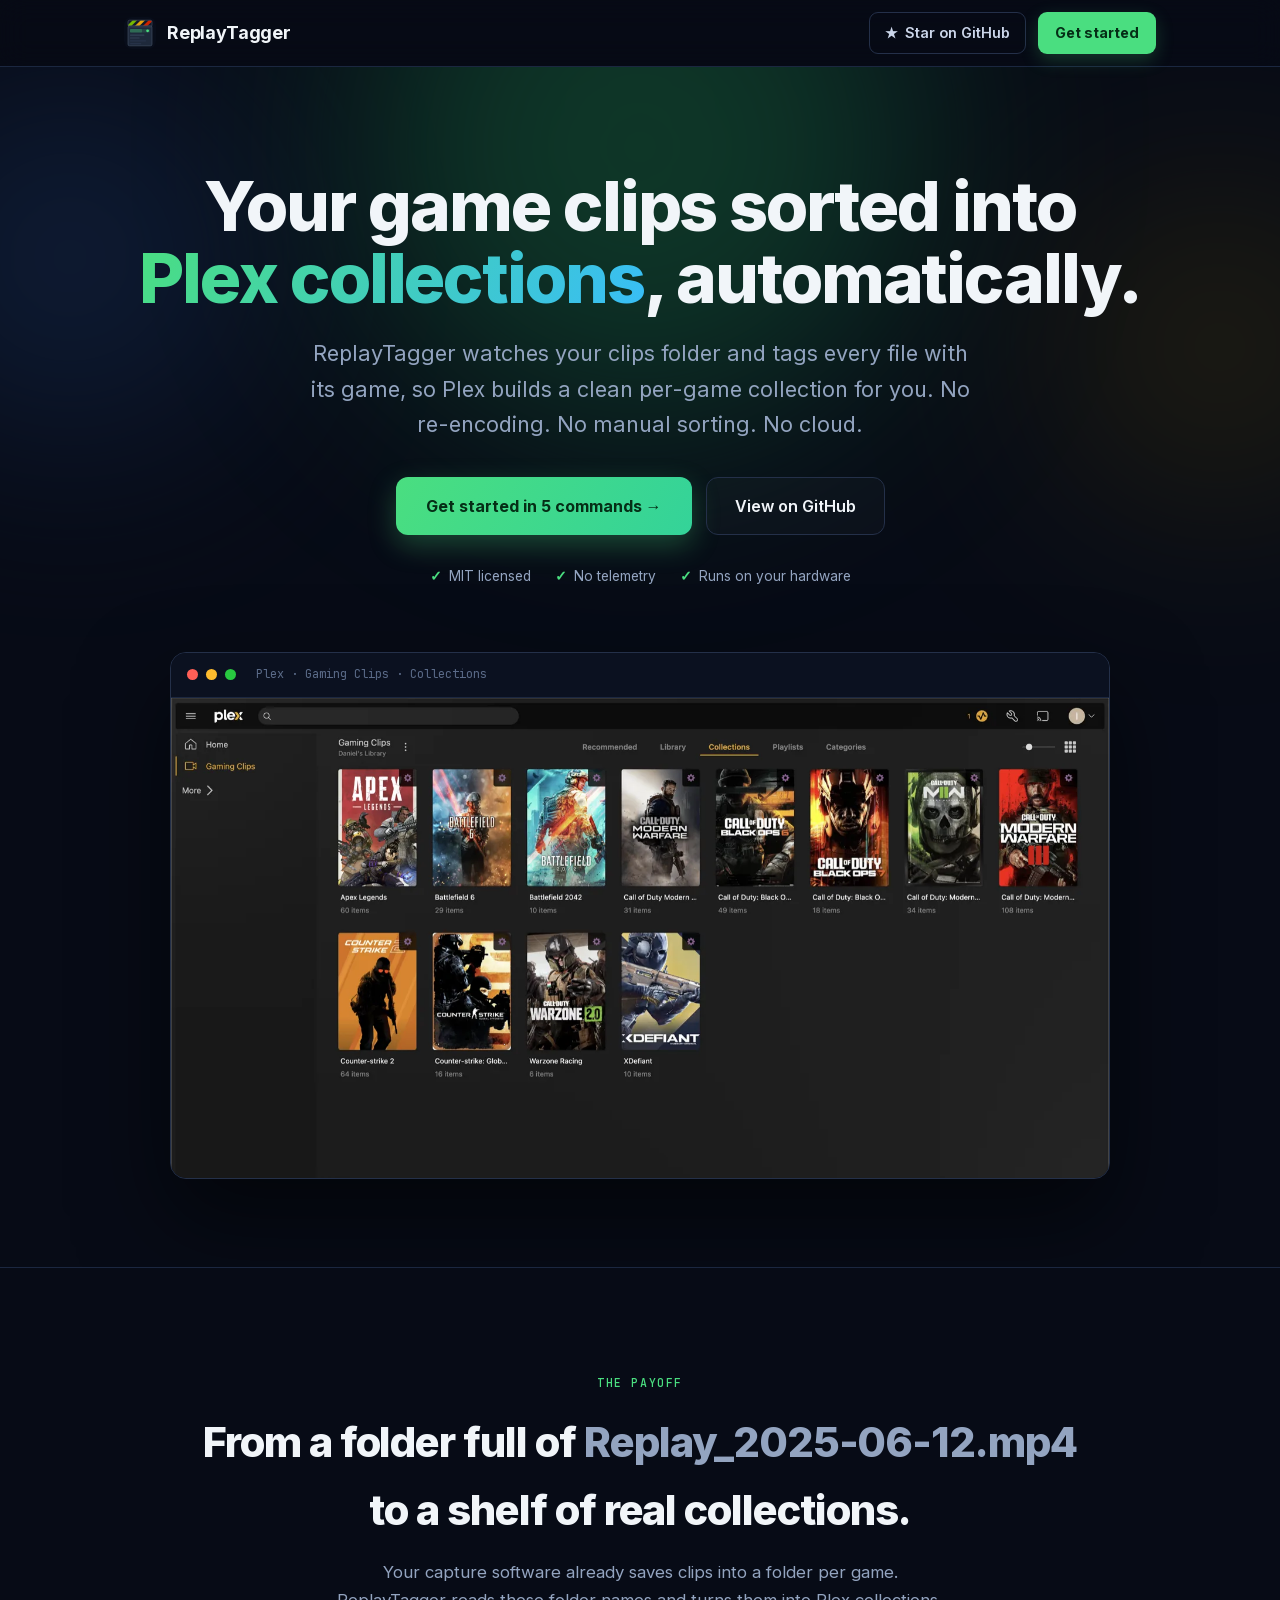
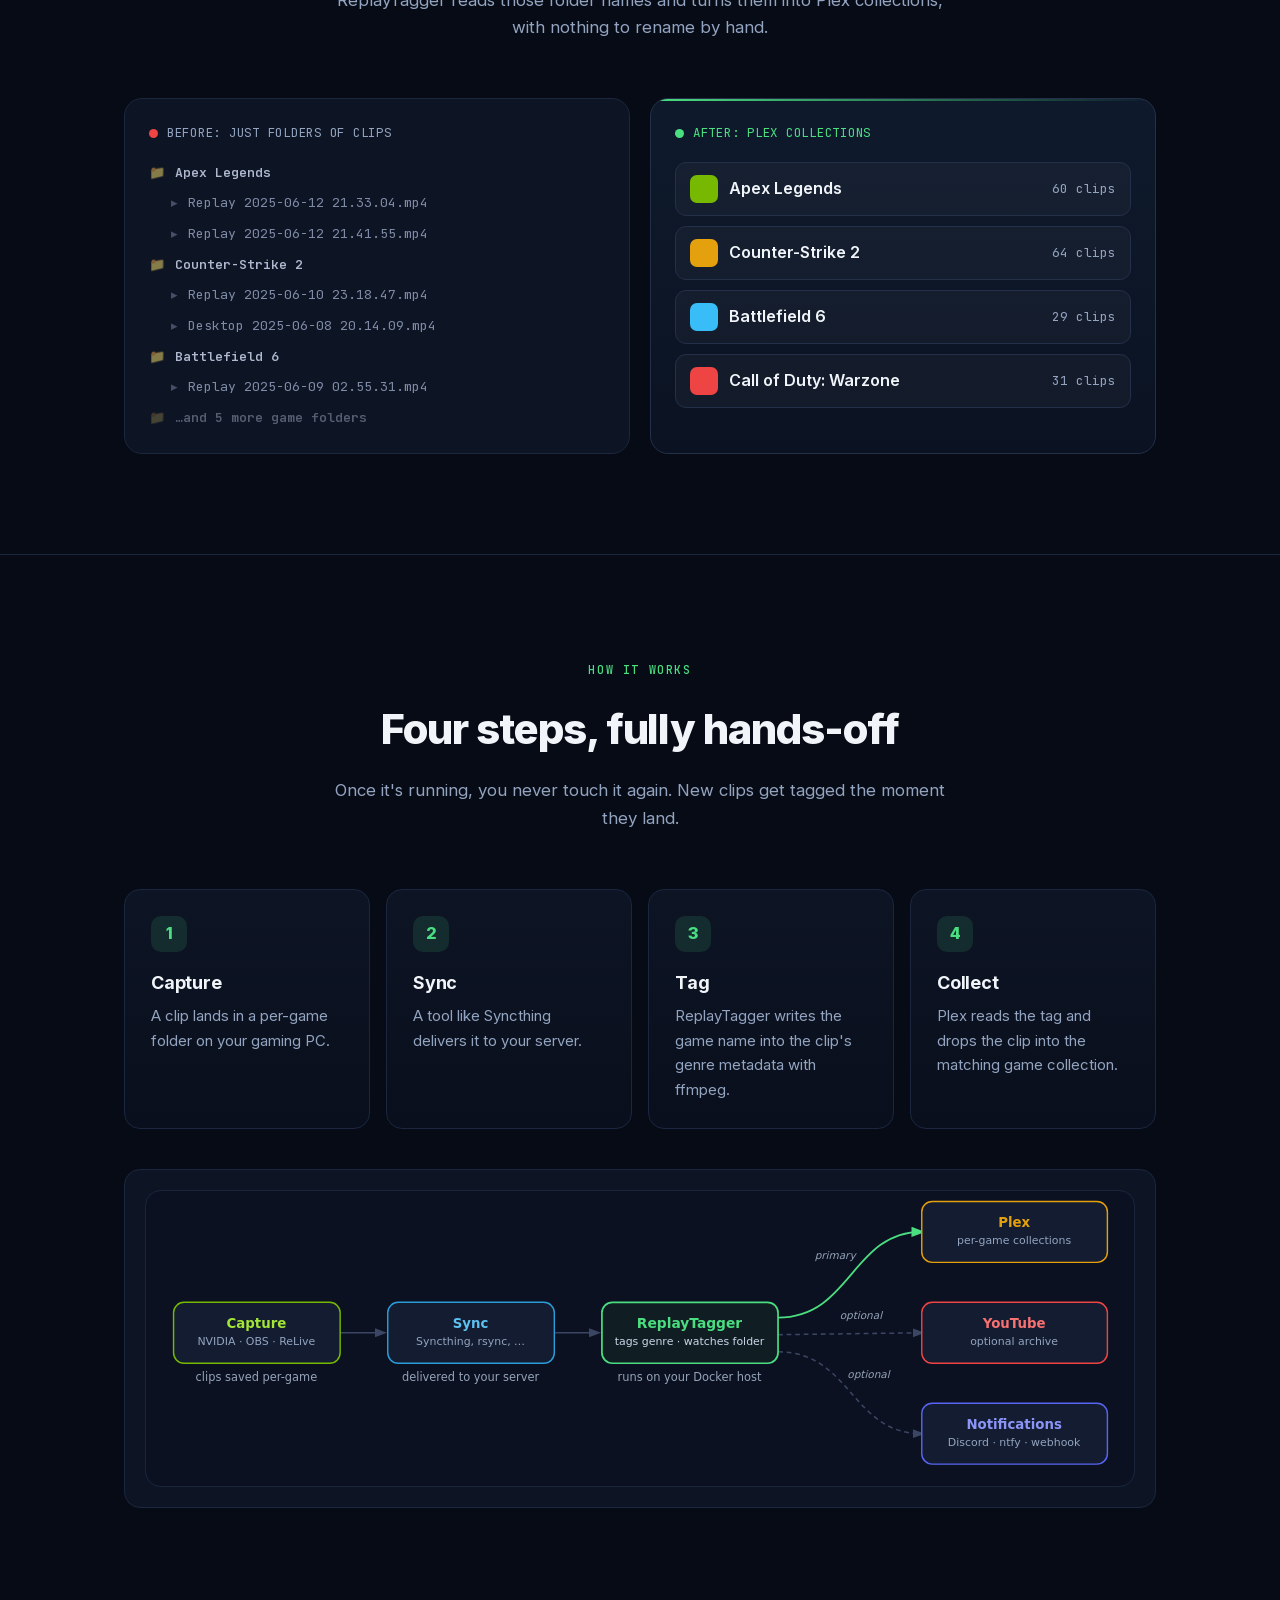
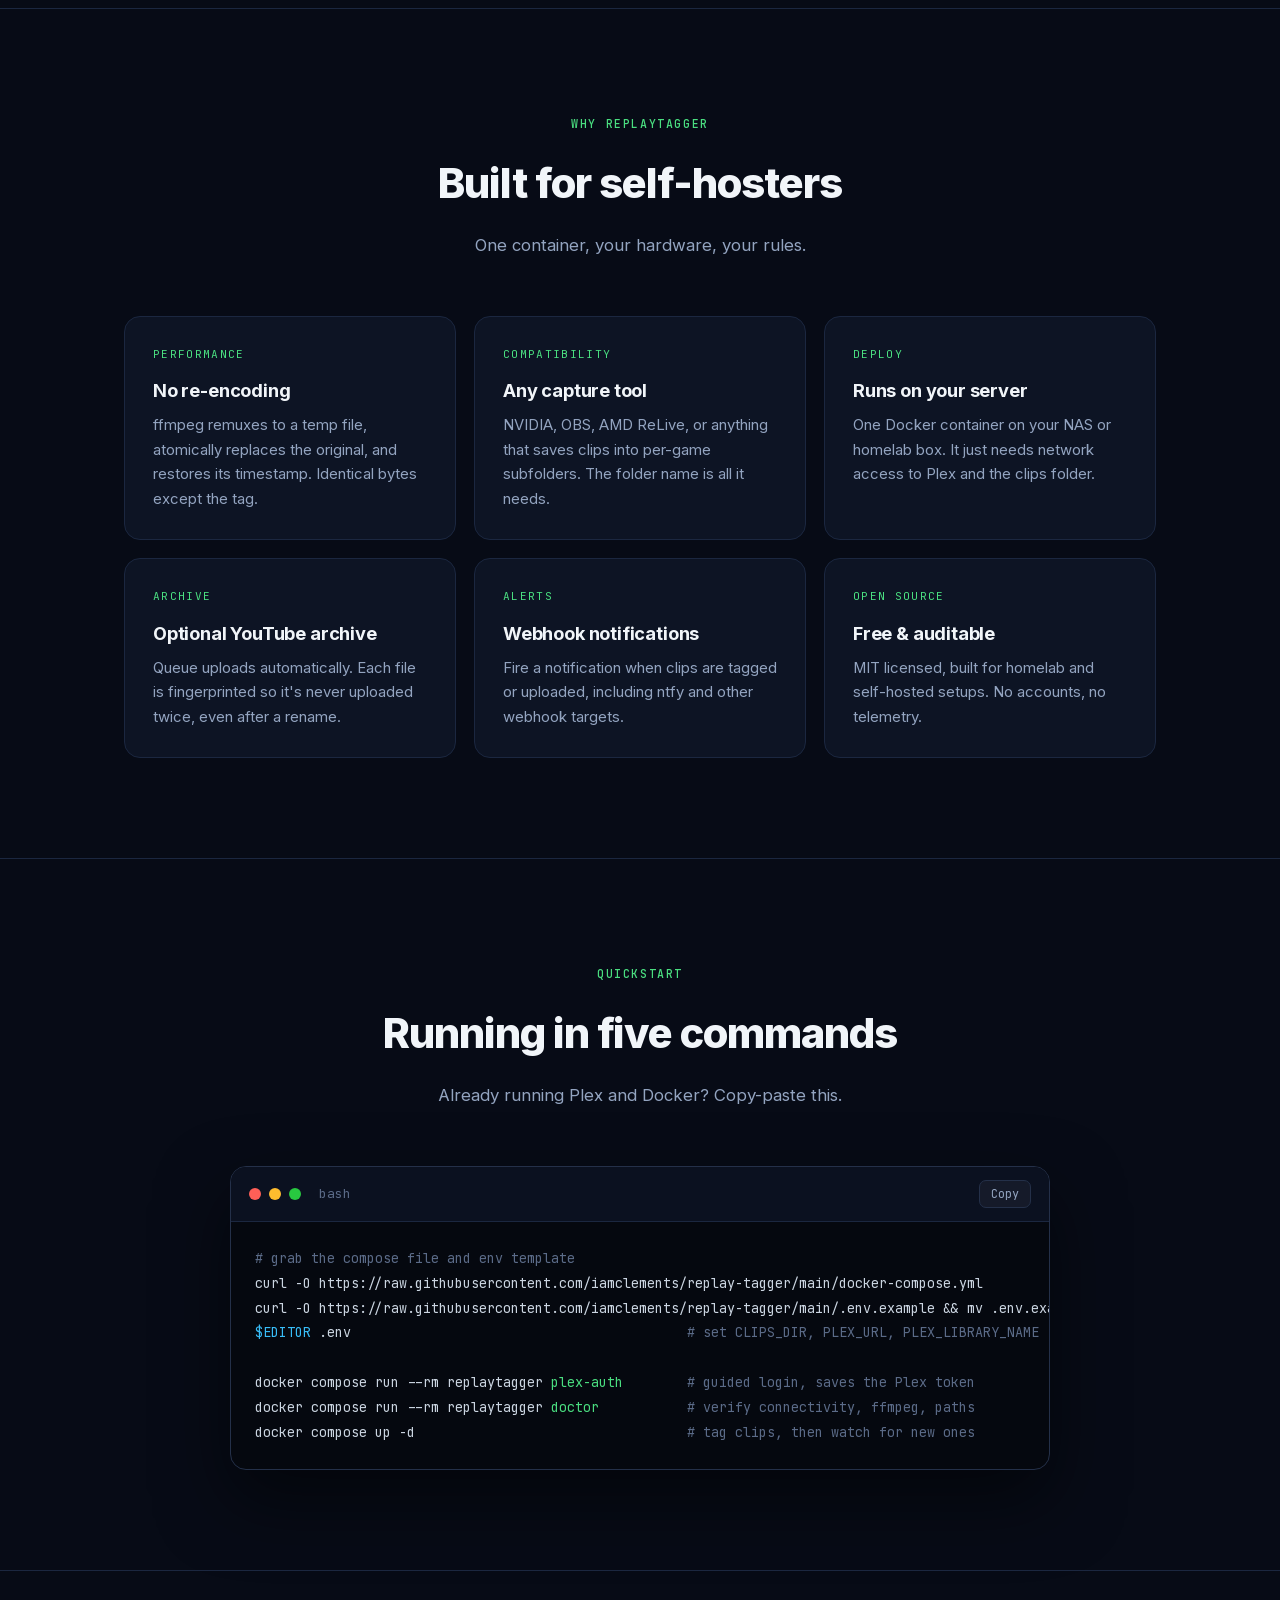
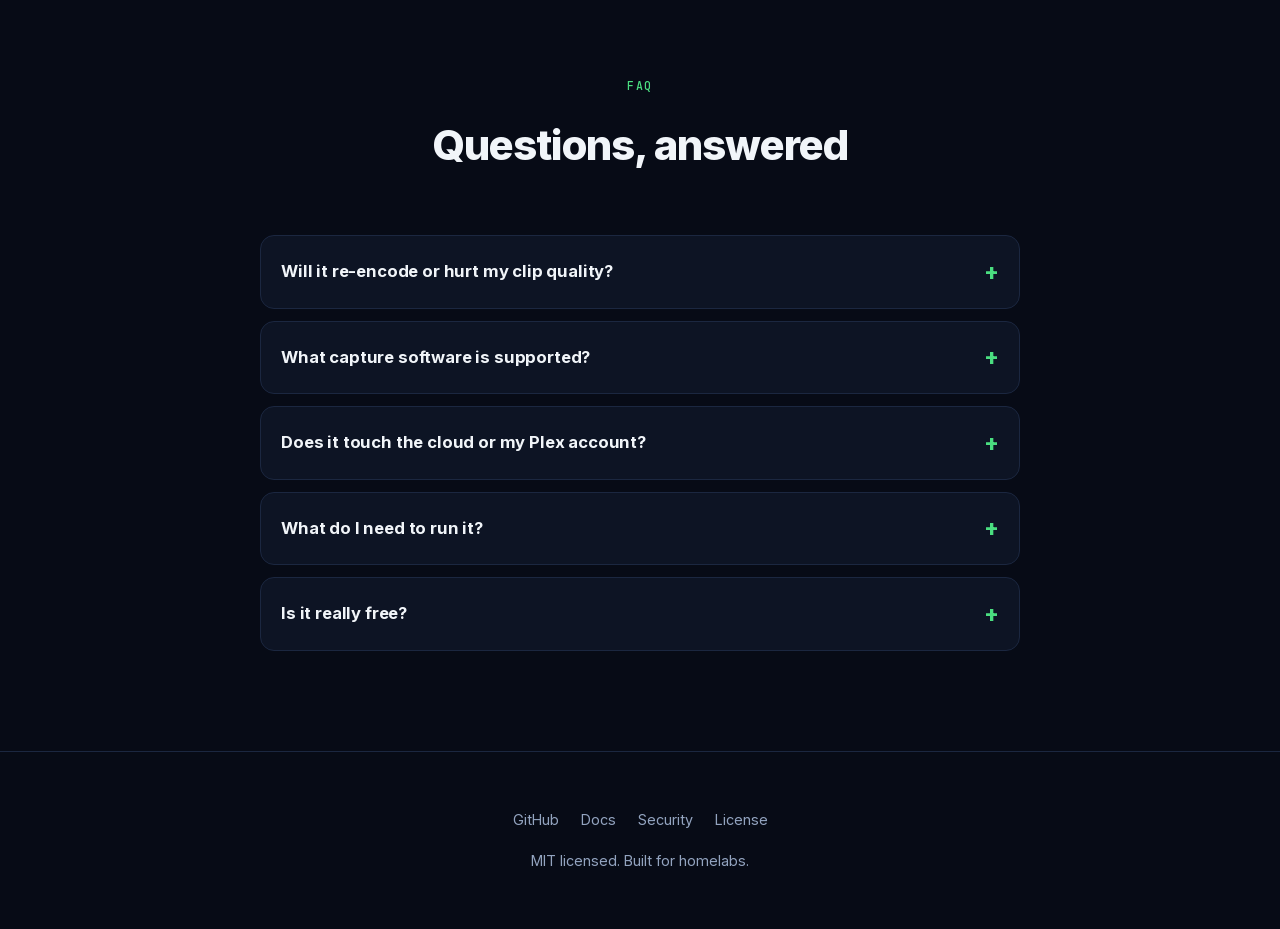
<file: docs/index.html>
<!DOCTYPE html>
<html lang="en">
<head>
  <meta charset="utf-8">
  <meta name="viewport" content="width=device-width, initial-scale=1">
  <title>ReplayTagger - auto-tag your game clips for Plex</title>
  <meta name="description" content="ReplayTagger watches your game clips folder and tags each file with its game name so Plex builds per-game collections automatically. Works with NVIDIA, OBS, AMD ReLive, and more.">

  <meta property="og:title" content="ReplayTagger">
  <meta property="og:description" content="Auto-tag your game clips so Plex builds per-game collections automatically.">
  <meta property="og:type" content="website">
  <meta property="og:url" content="https://replaytagger.com">
  <meta property="og:image" content="https://replaytagger.com/images/og-image.png">
  <meta property="og:image:width" content="1200">
  <meta property="og:image:height" content="630">
  <meta name="twitter:card" content="summary_large_image">
  <meta name="twitter:image" content="https://replaytagger.com/images/og-image.png">

  <meta name="theme-color" content="#070b16">
  <link rel="canonical" href="https://replaytagger.com/">
  <link rel="icon" type="image/svg+xml" href="images/logo.svg">
  <link rel="stylesheet" href="fonts.css">

  <script type="application/ld+json">
  {
    "@context": "https://schema.org",
    "@type": "SoftwareApplication",
    "name": "ReplayTagger",
    "applicationCategory": "MultimediaApplication",
    "operatingSystem": "Docker, Linux",
    "description": "Watches your game clips folder and tags each file with its game name so Plex builds per-game collections automatically. Works with NVIDIA Instant Replay, OBS, AMD ReLive, or any capture tool that organizes clips into per-game folders.",
    "url": "https://replaytagger.com",
    "downloadUrl": "https://github.com/iamclements/replay-tagger",
    "license": "https://github.com/iamclements/replay-tagger/blob/main/LICENSE",
    "isAccessibleForFree": true,
    "offers": { "@type": "Offer", "price": "0", "priceCurrency": "USD" }
  }
  </script>
  <style>
    :root {
      --bg: #070b16;
      --bg-alt: #0d1424;
      --panel: #131c30;
      --border: #243049;
      --border-soft: #1b2740;
      --text: #f1f5f9;
      --muted: #93a4c0;
      --dim: #5b6b88;
      --accent: #4ade80;
      --accent-2: #34d399;
      --plex: #e5a00d;
    }
    * { box-sizing: border-box; margin: 0; padding: 0; }
    html { scroll-behavior: smooth; }
    body {
      font-family: "Inter", -apple-system, BlinkMacSystemFont, "Segoe UI", Roboto, sans-serif;
      background: var(--bg);
      color: var(--text);
      line-height: 1.65;
      -webkit-font-smoothing: antialiased;
      text-rendering: optimizeLegibility;
      overflow-x: hidden;
    }
    a { color: var(--accent); text-decoration: none; }
    a:hover { text-decoration: underline; }
    code, pre, .mono { font-family: "JetBrains Mono", ui-monospace, SFMono-Regular, Menlo, monospace; }
    ::selection { background: rgba(74,222,128,0.28); color: #fff; }
    h1, h2, h3 { font-weight: 800; letter-spacing: -0.03em; }
    .wrap { max-width: 1080px; margin: 0 auto; padding: 0 24px; }
    .kicker {
      display: inline-block;
      font-family: "JetBrains Mono", monospace;
      font-size: 0.72rem; font-weight: 500; letter-spacing: 0.14em; text-transform: uppercase;
      color: var(--accent); margin-bottom: 16px;
    }

    /* Nav */
    nav {
      position: sticky; top: 0; z-index: 50;
      backdrop-filter: blur(14px);
      background: rgba(7, 11, 22, 0.72);
      border-bottom: 1px solid var(--border-soft);
    }
    nav .wrap { display: flex; align-items: center; justify-content: space-between; gap: 16px; min-height: 66px; padding-top: 12px; padding-bottom: 12px; flex-wrap: wrap; }
    nav .brand { display: flex; align-items: center; gap: 11px; font-weight: 700; font-size: 1.12rem; letter-spacing: -0.01em; color: var(--text); }
    nav .brand img { width: 32px; height: 32px; border-radius: 8px; }
    nav .actions { display: flex; align-items: center; gap: 12px; flex-wrap: wrap; }
    .nav-ghost {
      display: inline-flex; align-items: center; gap: 7px;
      color: #cbd6ea; font-size: 0.9rem; font-weight: 600;
      border: 1px solid var(--border); padding: 8px 15px; border-radius: 9px;
      transition: border-color .2s ease, color .2s ease;
    }
    .nav-ghost:hover { border-color: var(--accent); color: #fff; text-decoration: none; }
    .nav-cta {
      display: inline-flex; align-items: center; gap: 7px;
      font-size: 0.9rem; font-weight: 700; color: #052e16;
      background: var(--accent); padding: 9px 17px; border-radius: 9px;
      box-shadow: 0 6px 18px rgba(74,222,128,0.22);
      transition: transform .14s ease, box-shadow .2s ease;
    }
    .nav-cta:hover { transform: translateY(-1px); box-shadow: 0 10px 26px rgba(74,222,128,0.34); text-decoration: none; }

    /* Hero */
    header { position: relative; overflow: hidden; padding: clamp(64px, 9vw, 104px) 0 clamp(56px, 7vw, 88px); text-align: center; }
    .glow { position: absolute; border-radius: 50%; filter: blur(110px); z-index: 0; pointer-events: none; }
    .glow.a { width: 560px; height: 560px; background: #16623a; top: -200px; left: 50%; transform: translateX(-50%); opacity: .5; animation: pulse 7s ease-in-out infinite; }
    .glow.b { width: 340px; height: 340px; background: #1d3b6e; top: 20px; left: -100px; opacity: .4; }
    .glow.c { width: 320px; height: 320px; background: #5c4a07; top: 120px; right: -100px; opacity: .3; }
    @keyframes pulse { 0%,100% { opacity: .45; } 50% { opacity: .72; } }
    header .wrap { position: relative; z-index: 1; }
    header h1 {
      font-size: clamp(2.5rem, 6.4vw, 4.3rem); line-height: 1.04;
      margin-bottom: 22px; text-wrap: balance;
    }
    header h1 .grad {
      background: linear-gradient(120deg, var(--accent) 0%, #38bdf8 100%);
      -webkit-background-clip: text; background-clip: text; -webkit-text-fill-color: transparent;
    }
    .tagline { font-size: clamp(1.08rem, 2.2vw, 1.35rem); color: var(--muted); max-width: 660px; margin: 0 auto 34px; text-wrap: pretty; }
    .cta { display: flex; gap: 14px; justify-content: center; flex-wrap: wrap; }
    .btn { display: inline-flex; align-items: center; gap: 9px; font-weight: 600; font-size: 1rem; border-radius: 12px; padding: 15px 28px; transition: transform .14s ease, box-shadow .2s ease, border-color .2s ease; }
    .btn:hover { text-decoration: none; transform: translateY(-2px); }
    .btn-primary { font-weight: 700; padding: 15px 30px; color: #052e16; background: linear-gradient(120deg, var(--accent), var(--accent-2)); box-shadow: 0 10px 28px rgba(74,222,128,0.28); }
    .btn-primary:hover { box-shadow: 0 14px 36px rgba(74,222,128,0.4); }
    .btn-ghost { color: var(--text); border: 1px solid var(--border); background: rgba(255,255,255,0.02); }
    .btn-ghost:hover { border-color: var(--accent); }
    .trust { display: flex; gap: 10px 24px; justify-content: center; flex-wrap: wrap; color: var(--muted); font-size: 0.86rem; margin-top: 30px; }
    .trust span { display: inline-flex; align-items: center; gap: 7px; }
    .trust b { color: var(--accent); }
    .hero-shot {
      margin: clamp(44px, 6vw, 64px) auto 0; max-width: 940px;
      border-radius: 16px; overflow: hidden; border: 1px solid var(--border);
      background: #0b1120; box-shadow: 0 40px 90px rgba(0,0,0,0.55);
    }
    .winbar { display: flex; align-items: center; gap: 8px; padding: 12px 16px; background: #0b1120; border-bottom: 1px solid var(--border-soft); }
    .winbar .dot { width: 11px; height: 11px; border-radius: 50%; }
    .winbar .title { margin-left: 12px; font-size: 0.74rem; color: var(--dim); }
    .hero-shot img { display: block; width: 100%; height: auto; }

    /* Sections */
    section { padding: clamp(64px, 9vw, 100px) 0; }
    section + section, .after-hero { border-top: 1px solid var(--border-soft); }
    .sec-head { text-align: center; margin-bottom: clamp(40px, 6vw, 56px); }
    section h2 { font-size: clamp(1.8rem, 4vw, 2.6rem); letter-spacing: -0.025em; margin-bottom: 14px; text-wrap: balance; }
    section .lead { color: var(--muted); max-width: 620px; margin: 0 auto; font-size: 1.05rem; }

    /* Before / After */
    .ba-grid { display: grid; grid-template-columns: repeat(auto-fit, minmax(300px, 1fr)); gap: 20px; }
    .card { background: var(--bg-alt); border: 1px solid var(--border-soft); border-radius: 18px; padding: 24px; }
    .card-label { display: flex; align-items: center; gap: 9px; margin-bottom: 18px; font-family: "JetBrains Mono", monospace; font-size: 0.78rem; letter-spacing: 0.06em; text-transform: uppercase; color: var(--muted); }
    .card-label .d { width: 9px; height: 9px; border-radius: 50%; }
    .filelist { font-family: "JetBrains Mono", monospace; font-size: 0.82rem; color: #7e8ba6; display: flex; flex-direction: column; gap: 9px; }
    .filelist div { display: flex; gap: 10px; align-items: center; }
    .filelist .arr { opacity: .5; }
    .filelist .fldr { color: #aeb9d0; font-weight: 600; }
    .filelist .clip { padding-left: 22px; }
    .after { background: linear-gradient(180deg, #0e1a2c, #0b1322); border-color: var(--border); position: relative; overflow: hidden; }
    .after::before { content: ""; position: absolute; inset: 0 0 auto 0; height: 2px; background: linear-gradient(90deg, var(--accent), transparent); }
    .coll { display: flex; flex-direction: column; gap: 10px; }
    .coll-row { display: flex; align-items: center; justify-content: space-between; gap: 12px; background: rgba(255,255,255,0.03); border: 1px solid var(--border); border-radius: 11px; padding: 12px 14px; }
    .coll-row .name { display: flex; align-items: center; gap: 11px; font-weight: 600; }
    .coll-row .poster { width: 28px; height: 28px; border-radius: 7px; }
    .coll-row .count { font-family: "JetBrains Mono", monospace; font-size: 0.8rem; color: var(--muted); }

    /* Steps */
    .steps { display: grid; grid-template-columns: repeat(auto-fit, minmax(210px, 1fr)); gap: 16px; }
    .step { background: linear-gradient(180deg, var(--bg-alt), #090f1c); border: 1px solid var(--border-soft); border-radius: 16px; padding: 26px; transition: transform .18s ease, border-color .18s ease; }
    .step:hover { transform: translateY(-4px); border-color: #2c3a57; }
    .step .num { display: inline-flex; align-items: center; justify-content: center; width: 36px; height: 36px; border-radius: 10px; background: rgba(74,222,128,0.12); color: var(--accent); font-weight: 800; margin-bottom: 16px; }
    .step h3 { font-size: 1.12rem; font-weight: 700; letter-spacing: -0.01em; margin-bottom: 7px; }
    .step p { color: var(--muted); font-size: 0.93rem; }
    .diagram { margin-top: 40px; }
    .diagram img { display: block; width: 100%; height: auto; border-radius: 16px; border: 1px solid var(--border-soft); background: var(--bg-alt); padding: 20px; }

    /* Features */
    .features { display: grid; grid-template-columns: repeat(auto-fit, minmax(260px, 1fr)); gap: 18px; }
    .feature { position: relative; background: var(--bg-alt); border: 1px solid var(--border-soft); border-radius: 16px; padding: 28px; overflow: hidden; transition: transform .18s ease, border-color .18s ease; }
    .feature::before { content: ""; position: absolute; inset: 0 0 auto 0; height: 2px; background: linear-gradient(90deg, var(--accent), transparent); opacity: 0; transition: opacity .18s ease; }
    .feature:hover { transform: translateY(-4px); border-color: #2c3a57; }
    .feature:hover::before { opacity: 1; }
    .feature .cat { font-family: "JetBrains Mono", monospace; font-size: 0.7rem; letter-spacing: 0.12em; text-transform: uppercase; color: var(--accent); margin-bottom: 12px; }
    .feature h3 { font-size: 1.14rem; font-weight: 700; letter-spacing: -0.01em; margin-bottom: 8px; }
    .feature p { color: var(--muted); font-size: 0.93rem; }

    /* Quickstart */
    .terminal { background: #05080f; border: 1px solid var(--border); border-radius: 16px; overflow: hidden; box-shadow: 0 30px 70px rgba(0,0,0,0.5); max-width: 820px; margin: 0 auto; }
    .terminal .bar { display: flex; align-items: center; gap: 8px; padding: 13px 18px; background: #0b1120; border-bottom: 1px solid var(--border-soft); }
    .terminal .bar .dot { width: 12px; height: 12px; border-radius: 50%; }
    .terminal .bar .title { margin-left: 10px; font-size: 0.8rem; color: var(--dim); }
    .copy-btn { margin-left: auto; font-family: "JetBrains Mono", monospace; font-size: 0.74rem; color: var(--muted); background: rgba(255,255,255,0.04); border: 1px solid var(--border); border-radius: 7px; padding: 5px 11px; cursor: pointer; transition: color .2s ease, border-color .2s ease; }
    .copy-btn:hover { color: #fff; border-color: var(--accent); }
    pre.code { padding: 24px; overflow-x: auto; font-size: 0.84rem; line-height: 1.85; color: #cbd5e1; }
    pre.code .c { color: var(--dim); }
    pre.code .g { color: var(--accent); }
    pre.code .v { color: #38bdf8; }

    /* FAQ */
    .faq { max-width: 760px; margin: 0 auto; display: flex; flex-direction: column; gap: 12px; }
    .faq details { background: var(--bg-alt); border: 1px solid var(--border-soft); border-radius: 14px; padding: 4px 20px; }
    .faq summary { list-style: none; cursor: pointer; display: flex; align-items: center; justify-content: space-between; gap: 16px; padding: 18px 0; font-weight: 700; font-size: 1.04rem; letter-spacing: -0.01em; color: var(--text); }
    .faq summary::-webkit-details-marker { display: none; }
    .faq .plus { color: var(--accent); font-size: 1.4rem; line-height: 1; flex-shrink: 0; transition: transform .2s ease; }
    .faq details[open] .plus { transform: rotate(45deg); }
    .faq p { color: var(--muted); font-size: 0.96rem; padding: 0 0 18px; }
    .faq p .mono { color: #cbd5e1; }

    /* Footer */
    footer { padding: 56px 0; text-align: center; color: var(--muted); font-size: 0.9rem; border-top: 1px solid var(--border-soft); }
    footer .flinks { display: flex; gap: 22px; justify-content: center; margin-bottom: 18px; flex-wrap: wrap; }
    footer .flinks a { color: var(--muted); }
    footer .flinks a:hover { color: var(--text); text-decoration: none; }

    @media (max-width: 560px) {
      nav .brand span { display: none; }
    }
    @media (max-width: 420px) {
      .wrap { padding: 0 16px; }
      nav .actions { gap: 8px; }
      .nav-ghost, .nav-cta { padding: 7px 12px; font-size: 0.82rem; }
      .nav-ghost .label { display: none; }
      header h1 { font-size: 1.9rem; line-height: 1.15; }
      .tagline { font-size: 0.95rem; }
      .trust { gap: 8px 16px; font-size: 0.8rem; }
      .cta { flex-direction: column; align-items: stretch; gap: 10px; }
      .btn { width: 100%; justify-content: center; padding: 13px 16px; font-size: 0.92rem; }
    }
    @media (prefers-reduced-motion: reduce) {
      html { scroll-behavior: auto; }
      * { transition: none !important; animation: none !important; }
    }
  </style>
</head>
<body>
  <nav>
    <div class="wrap">
      <a class="brand" href="#top"><img src="images/logo.svg" alt=""><span>ReplayTagger</span></a>
      <div class="actions">
        <a class="nav-ghost" href="https://github.com/iamclements/replay-tagger"><span>★</span> <span class="label">Star on GitHub</span></a>
        <a class="nav-cta" href="#quickstart">Get started</a>
      </div>
    </div>
  </nav>

  <header id="top">
    <div class="glow a"></div>
    <div class="glow b"></div>
    <div class="glow c"></div>
    <div class="wrap">
      <h1>Your game clips sorted into<br><span class="grad">Plex collections</span>, automatically.</h1>
      <p class="tagline">ReplayTagger watches your clips folder and tags every file with its game, so Plex builds a clean per-game collection for you. No re-encoding. No manual sorting. No cloud.</p>
      <div class="cta">
        <a class="btn btn-primary" href="#quickstart">Get started in 5 commands &rarr;</a>
        <a class="btn btn-ghost" href="https://github.com/iamclements/replay-tagger">View on GitHub</a>
      </div>
      <div class="trust">
        <span><b>&#10003;</b> MIT licensed</span>
        <span><b>&#10003;</b> No telemetry</span>
        <span><b>&#10003;</b> Runs on your hardware</span>
      </div>
      <div class="hero-shot">
        <div class="winbar">
          <span class="dot" style="background:#ff5f57"></span>
          <span class="dot" style="background:#febc2e"></span>
          <span class="dot" style="background:#28c840"></span>
          <span class="title mono">Plex · Gaming Clips · Collections</span>
        </div>
        <picture>
          <source srcset="images/plex-collections.webp" type="image/webp">
          <img src="images/plex-collections.png" alt="Per-game collections in Plex, built automatically by ReplayTagger" loading="lazy" width="1600" height="819">
        </picture>
      </div>
    </div>
  </header>

  <section class="after-hero">
    <div class="wrap">
      <div class="sec-head">
        <span class="kicker">The payoff</span>
        <h2>From a folder full of <span style="color:var(--muted)">Replay_2025-06-12.mp4</span><br>to a shelf of real collections.</h2>
        <p class="lead">Your capture software already saves clips into a folder per game. ReplayTagger reads those folder names and turns them into Plex collections, with nothing to rename by hand.</p>
      </div>
      <div class="ba-grid">
        <div class="card">
          <div class="card-label"><span class="d" style="background:#ef4444"></span> Before: just folders of clips</div>
          <div class="filelist">
            <div class="fldr"><span class="arr">&#128193;</span> Apex Legends</div>
            <div class="clip"><span class="arr">&#9656;</span> Replay 2025-06-12 21.33.04.mp4</div>
            <div class="clip"><span class="arr">&#9656;</span> Replay 2025-06-12 21.41.55.mp4</div>
            <div class="fldr"><span class="arr">&#128193;</span> Counter-Strike 2</div>
            <div class="clip"><span class="arr">&#9656;</span> Replay 2025-06-10 23.18.47.mp4</div>
            <div class="clip"><span class="arr">&#9656;</span> Desktop 2025-06-08 20.14.09.mp4</div>
            <div class="fldr"><span class="arr">&#128193;</span> Battlefield 6</div>
            <div class="clip"><span class="arr">&#9656;</span> Replay 2025-06-09 02.55.31.mp4</div>
            <div class="fldr" style="opacity:.45"><span class="arr">&#128193;</span> …and 5 more game folders</div>
          </div>
        </div>
        <div class="card after">
          <div class="card-label"><span class="d" style="background:var(--accent)"></span> <span style="color:var(--accent)">After: Plex collections</span></div>
          <div class="coll">
            <div class="coll-row"><span class="name"><span class="poster" style="background:#76b900"></span> Apex Legends</span><span class="count">60 clips</span></div>
            <div class="coll-row"><span class="name"><span class="poster" style="background:#e5a00d"></span> Counter-Strike 2</span><span class="count">64 clips</span></div>
            <div class="coll-row"><span class="name"><span class="poster" style="background:#38bdf8"></span> Battlefield 6</span><span class="count">29 clips</span></div>
            <div class="coll-row"><span class="name"><span class="poster" style="background:#ef4444"></span> Call of Duty: Warzone</span><span class="count">31 clips</span></div>
          </div>
        </div>
      </div>
    </div>
  </section>

  <section id="how">
    <div class="wrap">
      <div class="sec-head">
        <span class="kicker">How it works</span>
        <h2>Four steps, fully hands-off</h2>
        <p class="lead">Once it's running, you never touch it again. New clips get tagged the moment they land.</p>
      </div>
      <div class="steps">
        <div class="step"><span class="num">1</span><h3>Capture</h3><p>A clip lands in a per-game folder on your gaming PC.</p></div>
        <div class="step"><span class="num">2</span><h3>Sync</h3><p>A tool like Syncthing delivers it to your server.</p></div>
        <div class="step"><span class="num">3</span><h3>Tag</h3><p>ReplayTagger writes the game name into the clip's genre metadata with ffmpeg.</p></div>
        <div class="step"><span class="num">4</span><h3>Collect</h3><p>Plex reads the tag and drops the clip into the matching game collection.</p></div>
      </div>
      <div class="diagram">
        <img src="images/flow-diagram.svg" alt="ReplayTagger flow diagram: capture, sync, tag, then route to Plex, YouTube, and notifications">
      </div>
    </div>
  </section>

  <section id="features">
    <div class="wrap">
      <div class="sec-head">
        <span class="kicker">Why ReplayTagger</span>
        <h2>Built for self-hosters</h2>
        <p class="lead">One container, your hardware, your rules.</p>
      </div>
      <div class="features">
        <div class="feature"><div class="cat">Performance</div><h3>No re-encoding</h3><p>ffmpeg remuxes to a temp file, atomically replaces the original, and restores its timestamp. Identical bytes except the tag.</p></div>
        <div class="feature"><div class="cat">Compatibility</div><h3>Any capture tool</h3><p>NVIDIA, OBS, AMD ReLive, or anything that saves clips into per-game subfolders. The folder name is all it needs.</p></div>
        <div class="feature"><div class="cat">Deploy</div><h3>Runs on your server</h3><p>One Docker container on your NAS or homelab box. It just needs network access to Plex and the clips folder.</p></div>
        <div class="feature"><div class="cat">Archive</div><h3>Optional YouTube archive</h3><p>Queue uploads automatically. Each file is fingerprinted so it's never uploaded twice, even after a rename.</p></div>
        <div class="feature"><div class="cat">Alerts</div><h3>Webhook notifications</h3><p>Fire a notification when clips are tagged or uploaded, including ntfy and other webhook targets.</p></div>
        <div class="feature"><div class="cat">Open source</div><h3>Free &amp; auditable</h3><p>MIT licensed, built for homelab and self-hosted setups. No accounts, no telemetry.</p></div>
      </div>
    </div>
  </section>

  <section id="quickstart">
    <div class="wrap">
      <div class="sec-head">
        <span class="kicker">Quickstart</span>
        <h2>Running in five commands</h2>
        <p class="lead">Already running Plex and Docker? Copy-paste this.</p>
      </div>
      <div class="terminal">
        <div class="bar">
          <span class="dot" style="background:#ff5f57"></span>
          <span class="dot" style="background:#febc2e"></span>
          <span class="dot" style="background:#28c840"></span>
          <span class="title mono">bash</span>
          <button class="copy-btn" id="copyBtn" type="button">Copy</button>
        </div>
<pre class="code" id="cmd"><span class="c"># grab the compose file and env template</span>
curl -O https://raw.githubusercontent.com/iamclements/replay-tagger/main/docker-compose.yml
curl -O https://raw.githubusercontent.com/iamclements/replay-tagger/main/.env.example &amp;&amp; mv .env.example .env
<span class="v">$EDITOR</span> .env                                          <span class="c"># set CLIPS_DIR, PLEX_URL, PLEX_LIBRARY_NAME</span>

docker compose run --rm replaytagger <span class="g">plex-auth</span>        <span class="c"># guided login, saves the Plex token</span>
docker compose run --rm replaytagger <span class="g">doctor</span>           <span class="c"># verify connectivity, ffmpeg, paths</span>
docker compose up -d                                  <span class="c"># tag clips, then watch for new ones</span></pre>
      </div>
    </div>
  </section>

  <section id="faq">
    <div class="wrap">
      <div class="sec-head">
        <span class="kicker">FAQ</span>
        <h2>Questions, answered</h2>
      </div>
      <div class="faq">
        <details>
          <summary>Will it re-encode or hurt my clip quality?<span class="plus">+</span></summary>
          <p>No. ffmpeg only remuxes the container to write a metadata tag, then atomically replaces the original and restores its timestamp. The video and audio streams are copied bit-for-bit, so there's no quality loss and no extra disk churn.</p>
        </details>
        <details>
          <summary>What capture software is supported?<span class="plus">+</span></summary>
          <p>Anything that saves clips into per-game subfolders: NVIDIA Instant Replay, OBS, AMD ReLive, and others. ReplayTagger reads the folder name as the game name, so no integration or game database is required.</p>
        </details>
        <details>
          <summary>Does it touch the cloud or my Plex account?<span class="plus">+</span></summary>
          <p>It runs entirely on your hardware and talks to your local Plex server with a token you generate during setup. There are no accounts, no third-party services, and no telemetry. The optional YouTube archive is the only feature that reaches the internet, and it's off by default.</p>
        </details>
        <details>
          <summary>What do I need to run it?<span class="plus">+</span></summary>
          <p>Docker on any NAS or Linux host, a running Plex server, and a clips folder reachable by the container. The built-in <span class="mono">doctor</span> command checks connectivity, ffmpeg, and paths before you go live.</p>
        </details>
        <details>
          <summary>Is it really free?<span class="plus">+</span></summary>
          <p>Yes. MIT licensed and fully open source. Read every line, fork it, or open a PR.</p>
        </details>
      </div>
    </div>
  </section>

  <footer>
    <div class="wrap">
      <div class="flinks">
        <a href="https://github.com/iamclements/replay-tagger">GitHub</a>
        <a href="https://github.com/iamclements/replay-tagger#setup">Docs</a>
        <a href="https://github.com/iamclements/replay-tagger/security/policy">Security</a>
        <a href="https://github.com/iamclements/replay-tagger/blob/main/LICENSE">License</a>
      </div>
      <p>MIT licensed. Built for homelabs.</p>
    </div>
  </footer>

  <script>
    (function () {
      var btn = document.getElementById('copyBtn');
      var pre = document.getElementById('cmd');
      if (!btn || !pre) return;
      var commands = [
        '# grab the compose file and env template',
        'curl -O https://raw.githubusercontent.com/iamclements/replay-tagger/main/docker-compose.yml',
        'curl -O https://raw.githubusercontent.com/iamclements/replay-tagger/main/.env.example && mv .env.example .env',
        '$EDITOR .env',
        'docker compose run --rm replaytagger plex-auth',
        'docker compose run --rm replaytagger doctor',
        'docker compose up -d'
      ].join('\n');
      btn.addEventListener('click', function () {
        var done = function () {
          btn.textContent = 'Copied \u2713';
          setTimeout(function () { btn.textContent = 'Copy'; }, 1600);
        };
        if (navigator.clipboard && navigator.clipboard.writeText) {
          navigator.clipboard.writeText(commands).then(done).catch(done);
        } else { done(); }
      });
    })();
  </script>
</body>
</html>
</file>
<file: docs/fonts.css>
/* Self-hosted variable fonts, latin subset. No external requests. */
@font-face {
  font-family: 'Inter';
  font-style: normal;
  font-weight: 100 900;
  font-display: swap;
  src: url(fonts/inter.woff2) format('woff2');
  unicode-range: U+0000-00FF, U+0131, U+0152-0153, U+02BB-02BC, U+02C6, U+02DA, U+02DC, U+0304, U+0308, U+0329, U+2000-206F, U+20AC, U+2122, U+2191, U+2193, U+2212, U+2215, U+FEFF, U+FFFD;
}
@font-face {
  font-family: 'JetBrains Mono';
  font-style: normal;
  font-weight: 100 800;
  font-display: swap;
  src: url(fonts/jetbrains-mono.woff2) format('woff2');
  unicode-range: U+0000-00FF, U+0131, U+0152-0153, U+02BB-02BC, U+02C6, U+02DA, U+02DC, U+0304, U+0308, U+0329, U+2000-206F, U+20AC, U+2122, U+2191, U+2193, U+2212, U+2215, U+FEFF, U+FFFD;
}
</file>
